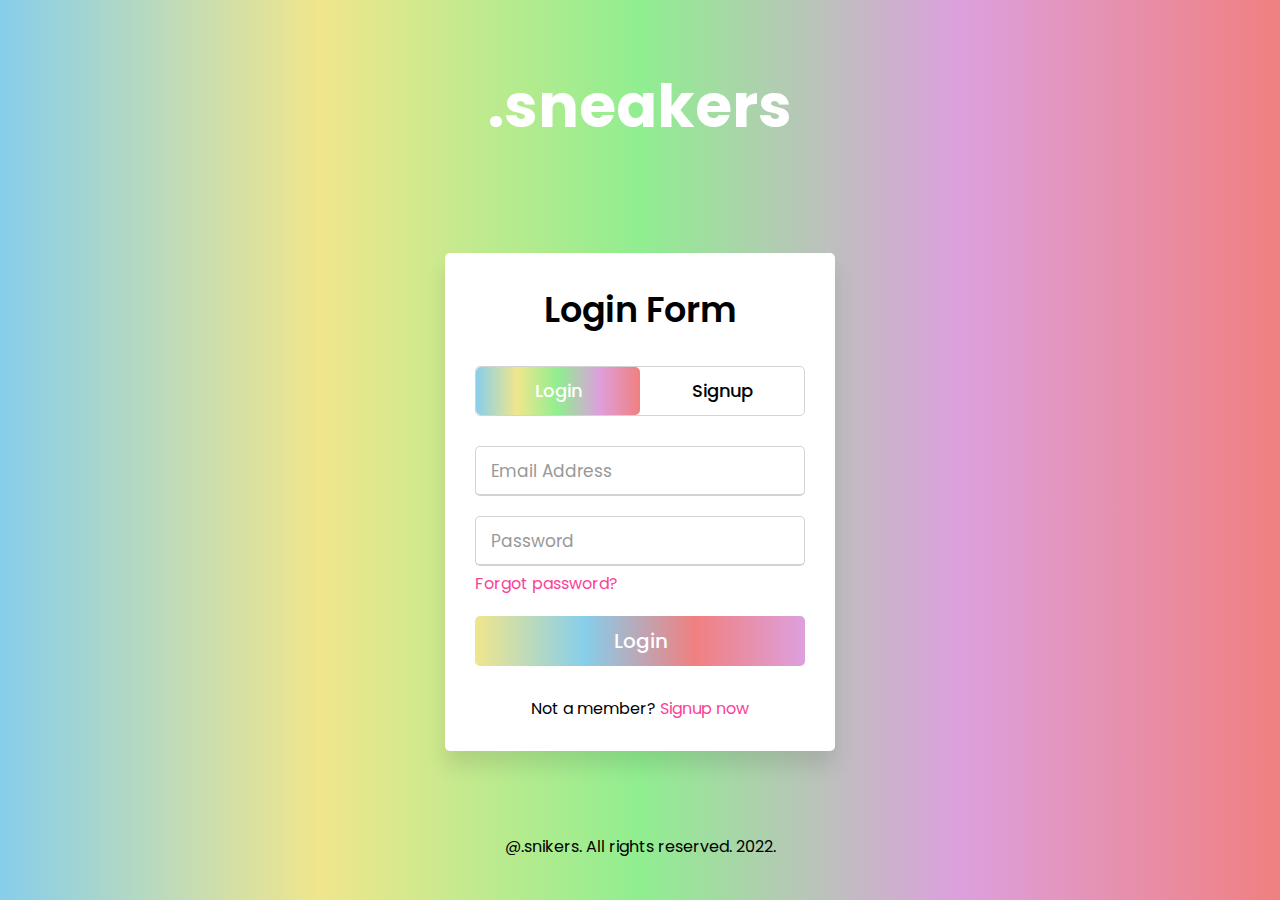
<file: index.html>
<!DOCTYPE html>
<!-- Created By CodingNepal -->
<html lang="en" dir="ltr">
   <head>
      <meta charset="utf-8">
      <title>Nike Store</title>
      <link rel="stylesheet" href="style.css">
      <meta name="viewport" content="width=device-width, initial-scale=1.0">
   </head>
   <body>
       <nav id="nav"> 
         <div class="navTop">
            <div class="navItem">
                <span>.sneakers</span>
            </div>
              </div> 
      </nav>
      <div class="wrapper">
         <div class="title-text">
            <div class="title login">
               Login Form
            </div>
            <div class="title signup">
               Signup Form
            </div>
         </div>
         <div class="form-container">
            <div class="slide-controls">
               <input type="radio" name="slide" id="login" checked>
               <input type="radio" name="slide" id="signup">
               <label for="login" class="slide login">Login</label>
               <label for="signup" class="slide signup">Signup</label>
               <div class="slider-tab"></div>
            </div>
            <div class="form-inner">
               <form action="#" class="login">
                  <div class="field">
                     <input type="text" placeholder="Email Address" required>
                  </div>
                  <div class="field">
                     <input type="password" placeholder="Password" required>
                  </div>
                  <div class="pass-link">
                     <a href="#">Forgot password?</a>
                  </div>
                  <div class="field btn">
                     <div class="btn-layer"></div>
                     <input type="submit" value="Login">
                  </div>
                  <div class="signup-link">
                     Not a member? <a href="">Signup now</a>
                  </div>
               </form>
               <form action="#" class="signup">
                  <div class="field">
                     <input type="text" placeholder="Email Address" required>
                  </div>
                  <div class="field">
                     <input type="password" placeholder="Password" required>
                  </div>
                  <div class="field">
                     <input type="password" placeholder="Confirm password" required>
                  </div>
                  <div class="field btn">
                     <div class="btn-layer"></div>
                     <input type="submit" value="Signup">
                  </div>
               </form>
            </div>
         </div>
      </div>
      <div class="footer">
         <span class="copyright" color="white">@.snikers. All rights reserved. 2022.</span>
     </div>
      <script>
         const loginText = document.querySelector(".title-text .login");
         const loginForm = document.querySelector("form.login");
         const loginBtn = document.querySelector("label.login");
         const signupBtn = document.querySelector("label.signup");
         const signupLink = document.querySelector("form .signup-link a");
         signupBtn.onclick = (()=>{
           loginForm.style.marginLeft = "-50%";
           loginText.style.marginLeft = "-50%";
         });
         loginBtn.onclick = (()=>{
           loginForm.style.marginLeft = "0%";
           loginText.style.marginLeft = "0%";
         });
         signupLink.onclick = (()=>{
           signupBtn.click();
           return false;
         });
      </script>
   </body>
</html>
</file>
<file: style.css>
@import url('https://fonts.googleapis.com/css?family=Poppins:400,500,600,700&display=swap');
*{
  margin: 0;
  padding: 0;
  box-sizing: border-box;
  font-family: 'Poppins', sans-serif;
}
html,body{
  display: grid;
  height: 100%;
  width: 100%;
  place-items: center;
  background: -webkit-linear-gradient(left, skyblue,khaki,lightgreen,plum,lightcoral);
}
::selection{
  background: #fa4299;
  color: white;
}

nav{
  color: white;
  padding: 20px 50px ;
}

  .navItem{
   display: flex;
   font-size: 60px;
   font-weight: bold;
   justify-content: left;
}
.abc{
  align-items: center;
}
.wrapper{
  overflow: hidden;
  max-width: 390px;
  background: #fff;
  padding: 30px;
  border-radius: 5px;
  box-shadow: 0px 15px 20px rgba(0,0,0,0.1);
}
.wrapper .title-text{
  display: flex;
  width: 200%;
}
.wrapper .title{
  width: 50%;
  font-size: 35px;
  font-weight: 600;
  text-align: center;
  transition: all 0.6s cubic-bezier(0.68,-0.55,0.265,1.55);
}
.wrapper .slide-controls{
  position: relative;
  display: flex;
  height: 50px;
  width: 100%;
  overflow: hidden;
  margin: 30px 0 10px 0;
  justify-content: space-between;
  border: 1px solid lightgrey;
  border-radius: 5px;
}
.slide-controls .slide{
  height: 100%;
  width: 100%;
  color: #fff;
  font-size: 18px;
  font-weight: 500;
  text-align: center;
  line-height: 48px;
  cursor: pointer;
  z-index: 1;
  transition: all 0.6s ease;
}
.slide-controls label.signup{
  color: #000;
}
.slide-controls .slider-tab{
  position: absolute;
  height: 100%;
  width: 50%;
  left: 0;
  z-index: 0;
  border-radius: 5px;
  background: -webkit-linear-gradient(left,skyblue,khaki,lightgreen,plum,lightcoral);
  transition: all 0.6s cubic-bezier(0.68,-0.55,0.265,1.55);
}
input[type="radio"]{
  display: none;
}
#signup:checked ~ .slider-tab{
  left: 50%;
}
#signup:checked ~ label.signup{
  color: #fff;
  cursor: default;
  user-select: none;
}
#signup:checked ~ label.login{
  color: #000;
}
#login:checked ~ label.signup{
  color: #000;
}
#login:checked ~ label.login{
  cursor: default;
  user-select: none;
}
.wrapper .form-container{
  width: 100%;
  overflow: hidden;
}
.form-container .form-inner{
  display: flex;
  width: 200%;
}
.form-container .form-inner form{
  width: 50%;
  transition: all 0.6s cubic-bezier(0.68,-0.55,0.265,1.55);
}
.form-inner form .field{
  height: 50px;
  width: 100%;
  margin-top: 20px;
}
.form-inner form .field input{
  height: 100%;
  width: 100%;
  outline: none;
  padding-left: 15px;
  border-radius: 5px;
  border: 1px solid lightgrey;
  border-bottom-width: 2px;
  font-size: 17px;
  transition: all 0.3s ease;
}
.form-inner form .field input:focus{
  border-color: #fc83bb;
  box-shadow: inset 0 0 3px #fb6aae; 
}
.form-inner form .field input::placeholder{
  color: #999;
  transition: all 0.3s ease;
}
form .field input:focus::placeholder{
  color: #b3b3b3;
}
.form-inner form .pass-link{
  margin-top: 5px;
}
.form-inner form .signup-link{
  text-align: center;
  margin-top: 30px;
}
.form-inner form .pass-link a,
.form-inner form .signup-link a{
  color: #fa4299;
  text-decoration: none;
}
.form-inner form .pass-link a:hover,
.form-inner form .signup-link a:hover{
  text-decoration: underline;
}
form .btn{
  height: 50px;
  width: 100%;
  border-radius: 5px;
  position: relative;
  overflow: hidden;
}
form .btn .btn-layer{
  height: 100%;
  width: 300%;
  position: absolute;
  left: -100%;
  background: -webkit-linear-gradient(right, skyblue,khaki,lightgreen,plum,lightcoral, skyblue,khaki,lightgreen,plum,lightcoral);
  border-radius: 5px;
  transition: all 0.4s ease;;
}
form .btn:hover .btn-layer{
  left: 0;
}
form .btn input[type="submit"]{
  height: 100%;
  width: 100%;
  z-index: 1;
  position: relative;
  background: none;
  border: none;
  color: #fff;
  padding-left: 0;
  border-radius: 5px;
  font-size: 20px;
  font-weight: 500;
  cursor: pointer;
}
</file>
